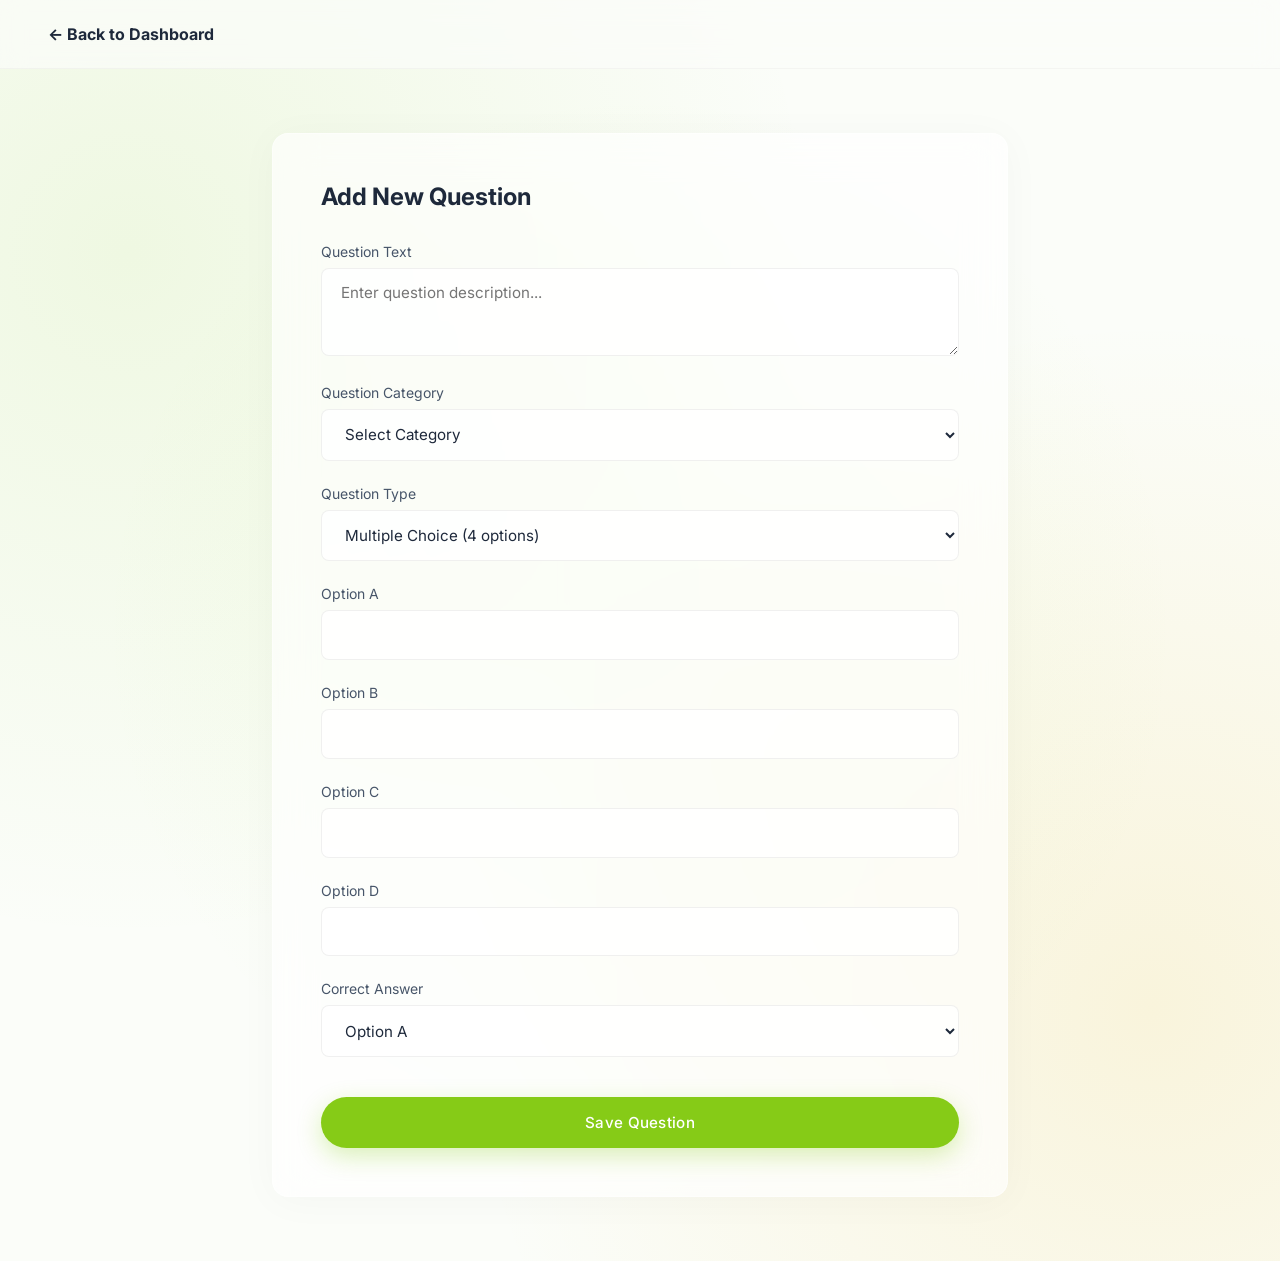
<file: add_question.html>
<!DOCTYPE html>
<html lang="en">

<head>
    <meta charset="UTF-8">
    <meta name="viewport" content="width=device-width, initial-scale=1.0">
    <title>Add Question - Online Subject Examination</title>
    <link rel="stylesheet" href="index.css?v=6">
    <link href="https://fonts.googleapis.com/css2?family=Inter:wght@400;600;700;800&display=swap" rel="stylesheet">
</head>

<body>
    <nav>
        <div class="logo-group">
            <a href="teacher_dashboard.html"
                style="color: var(--text-primary); text-decoration: none; font-weight: 700;">← Back to
                Dashboard</a>
        </div>
    </nav>

    <main class="container" style="max-width: 800px;">
        <div class="glass auth-card" style="max-width: 100%; margin: 2rem 0;">
            <h2 style="margin-bottom: 2rem;">Add New Question</h2>

            <form id="questionForm">
                <div class="form-group">
                    <label>Question Text</label>
                    <textarea id="questionText" class="form-control" rows="3"
                        placeholder="Enter question description..." required></textarea>
                </div>

                <div class="form-group">
                    <label>Question Category</label>
                    <select id="questionCategory" class="form-control" required>
                        <option value="" disabled selected>Select Category</option>
                        <option value="STEM">STEM (Teachers)</option>
                        <option value="ASA">ASA (Students)</option>
                    </select>
                </div>

                <div class="form-group">
                    <label>Question Type</label>
                    <select id="questionType" class="form-control" onchange="toggleInputs()">
                        <option value="mcq">Multiple Choice (4 options)</option>
                        <option value="boolean">Yes / No</option>
                    </select>
                </div>

                <div id="optionsContainer">
                    <div class="form-group">
                        <label>Option A</label>
                        <input type="text" class="form-control opt" id="optA" required>
                    </div>
                    <div class="form-group">
                        <label>Option B</label>
                        <input type="text" class="form-control opt" id="optB" required>
                    </div>
                    <div class="form-group">
                        <label>Option C</label>
                        <input type="text" class="form-control opt" id="optC" required>
                    </div>
                    <div class="form-group">
                        <label>Option D</label>
                        <input type="text" class="form-control opt" id="optD" required>
                    </div>
                </div>

                <div class="form-group">
                    <label>Correct Answer</label>
                    <select id="correctAnswer" class="form-control" required>
                        <!-- Options populated via JS -->
                    </select>
                </div>

                <button type="submit" class="btn btn-primary" style="width: 100%; padding: 1rem; margin-top: 1rem;">Save
                    Question</button>
            </form>
        </div>
    </main>

    <script>
        const currentUser = JSON.parse(localStorage.getItem('currentUser'));
        const form = document.getElementById('questionForm');
        const typeSelect = document.getElementById('questionType');
        const correctSelect = document.getElementById('correctAnswer');
        const container = document.getElementById('optionsContainer');

        function toggleInputs() {
            if (typeSelect.value === 'boolean') {
                container.style.display = 'none';
                document.querySelectorAll('.opt').forEach(i => i.required = false);
                correctSelect.innerHTML = `
                    <option value="Yes">Yes</option>
                    <option value="No">No</option>
                `;
            } else {
                container.style.display = 'block';
                document.querySelectorAll('.opt').forEach(i => i.required = true);
                correctSelect.innerHTML = `
                    <option value="A">Option A</option>
                    <option value="B">Option B</option>
                    <option value="C">Option C</option>
                    <option value="D">Option D</option>
                `;
            }
        }

        const editId = localStorage.getItem('editQuestionId');
        if (editId) {
            document.querySelector('h2').textContent = 'Edit Question';
            const questions = JSON.parse(localStorage.getItem('questions') || '[]');
            const q = questions.find(q => q.id == editId);
            if (q) {
                document.getElementById('questionText').value = q.text;
                document.getElementById('questionCategory').value = q.category || '';
                typeSelect.value = q.type;
                toggleInputs();
                if (q.type === 'mcq') {
                    document.getElementById('optA').value = q.options.A;
                    document.getElementById('optB').value = q.options.B;
                    document.getElementById('optC').value = q.options.C;
                    document.getElementById('optD').value = q.options.D;
                }
                correctSelect.value = q.correct;
            }
        }

        form.addEventListener('submit', (e) => {
            e.preventDefault();
            let questions = JSON.parse(localStorage.getItem('questions') || '[]');

            const questionData = {
                id: editId ? parseInt(editId) : Date.now(),
                text: document.getElementById('questionText').value,
                category: document.getElementById('questionCategory').value,
                type: typeSelect.value,
                correct: correctSelect.value,
                options: typeSelect.value === 'mcq' ? {
                    A: document.getElementById('optA').value,
                    B: document.getElementById('optB').value,
                    C: document.getElementById('optC').value,
                    D: document.getElementById('optD').value
                } : null
            };

            if (editId) {
                questions = questions.map(q => q.id == editId ? questionData : q);
                localStorage.removeItem('editQuestionId');
            } else {
                questions.push(questionData);
            }

            localStorage.setItem('questions', JSON.stringify(questions));
            alert('Question saved!');
            window.location.href = currentUser.role === 'admin' ? 'admin_dashboard.html' : 'teacher_dashboard.html';
        });

        toggleInputs(); // Initial call
    </script>
</body>

</html>
</file>
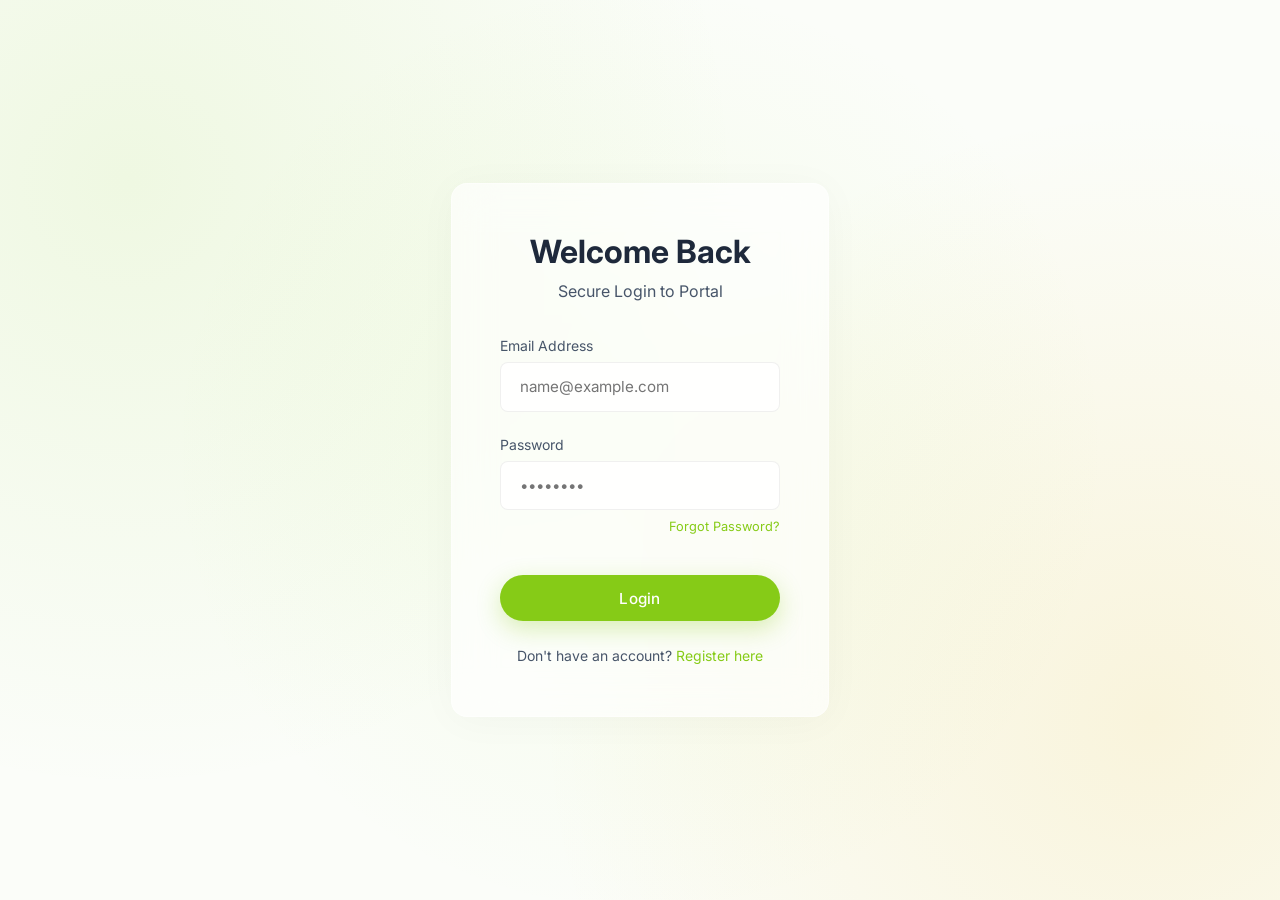
<file: admin_dashboard.html>
<!DOCTYPE html>
<html lang="en">

<head>
    <meta charset="UTF-8">
    <meta name="viewport" content="width=device-width, initial-scale=1.0">
    <title>Admin Dashboard - Online Subject Examination</title>
    <link rel="stylesheet" href="index.css?v=6">
    <link href="https://fonts.googleapis.com/css2?family=Inter:wght@400;600;700;800&display=swap" rel="stylesheet">
</head>

<body>
    <nav>
        <div class="logo-group">
            <span style="font-weight: 800; font-size: 1.25rem;">ADMIN <span
                    style="color: var(--primary);">CONTROL</span></span>
        </div>
        <div class="nav-links">
            <span id="adminName" style="margin-right: 1.5rem; color: var(--text-secondary);"></span>
            <button onclick="logout()" class="btn btn-outline" style="padding: 0.5rem 1.2rem;">Logout</button>
        </div>
    </nav>

    <main class="container">
        <header style="margin-bottom: 3rem; display: flex; justify-content: space-between; align-items: flex-end;">
            <div>
                <h1>System Overview</h1>
                <p>Monitor performance, manage users, and curate questions.</p>
            </div>
            <div style="display: flex; gap: 1rem;">
                <a href="ai_generator.html" class="btn btn-primary"
                    style="background: var(--text-primary); color: white;">✨ AI Generator</a>
                <a href="add_question.html" class="btn btn-primary">+ New Question</a>
            </div>
        </header>

        <!-- System Stats -->
        <div class="stats-grid" style="grid-template-columns: repeat(4, 1fr);">
            <div class="glass stat-card">
                <span class="stat-value" id="statUsers">0</span>
                <span class="stat-label">Total Users</span>
            </div>
            <div class="glass stat-card">
                <span class="stat-value" id="statQuestions">0</span>
                <span class="stat-label">Total Questions</span>
            </div>
            <div class="glass stat-card">
                <span class="stat-value" id="statAvgScore">0%</span>
                <span class="stat-label">Avg. Score</span>
            </div>
            <div class="glass stat-card" style="border-color: var(--success);">
                <span class="stat-value" id="statPassRate" style="color: var(--success);">0%</span>
                <span class="stat-label">Pass Rate</span>
            </div>
        </div>

        <!-- Admin Tabs -->
        <div style="margin-top: 4rem;">
            <div style="display: flex; gap: 2rem; border-bottom: 1px solid var(--glass-border); margin-bottom: 2rem;">
                <button onclick="showTab('users')" class="tab-btn active" id="tabUsers">User Management</button>
                <button onclick="showTab('questions')" class="tab-btn" id="tabQuestions">Question Repository</button>
                <button onclick="showTab('results')" class="tab-btn" id="tabResults">Exam Performance</button>
            </div>

            <!-- Users Tab -->
            <div id="usersSection" class="tab-content">
                <div id="usersList" style="display: grid; gap: 1rem;"></div>
            </div>

            <!-- Questions Tab -->
            <div id="questionsSection" class="tab-content" style="display: none;">
                <div id="questionsList" style="display: grid; gap: 1rem;"></div>
            </div>

            <!-- Results Tab -->
            <div id="resultsSection" class="tab-content" style="display: none;">
                <div id="resultsList" style="display: grid; gap: 1rem;"></div>
            </div>
        </div>
    </main>

    <style>
        .tab-btn {
            background: none;
            border: none;
            color: var(--text-secondary);
            padding: 1rem 0;
            font-weight: 600;
            cursor: pointer;
            transition: var(--transition);
            border-bottom: 2px solid transparent;
        }

        .tab-btn.active {
            color: var(--primary);
            border-bottom-color: var(--primary);
        }

        .action-btn {
            padding: 0.4rem 0.8rem;
            font-size: 0.75rem;
            border-radius: 6px;
        }

        .delete-btn {
            color: var(--error);
            border: 1px solid rgba(239, 68, 68, 0.2);
        }

        .delete-btn:hover {
            background: rgba(239, 68, 68, 0.1);
        }
    </style>

    <script>
        const currentUser = JSON.parse(localStorage.getItem('currentUser'));
        if (!currentUser || currentUser.role !== 'admin') window.location.href = 'login.html';
        document.getElementById('adminName').textContent = `Admin: ${currentUser.name}`;

        function showTab(tab) {
            document.querySelectorAll('.tab-content').forEach(t => t.style.display = 'none');
            document.querySelectorAll('.tab-btn').forEach(b => b.classList.remove('active'));
            document.getElementById(tab + 'Section').style.display = 'block';
            document.getElementById('tab' + tab.charAt(0).toUpperCase() + tab.slice(1)).classList.add('active');
            renderData(tab);
        }

        function renderData(tab) {
            const users = JSON.parse(localStorage.getItem('users') || '[]');
            const questions = JSON.parse(localStorage.getItem('questions') || '[]');
            const results = JSON.parse(localStorage.getItem('results') || '[]'); // Assuming we store global results

            if (tab === 'users') {
                document.getElementById('usersList').innerHTML = users.map(u => `
                    <div class="glass" style="padding: 1.25rem; display: flex; justify-content: space-between; align-items: center;">
                        <div>
                            <span style="font-weight: 600;">${u.name}</span>
                            <span style="margin-left: 1rem; color: var(--text-secondary); font-size: 0.875rem;">${u.email}</span>
                            <span class="glass" style="margin-left: 1rem; padding: 0.2rem 0.5rem; font-size: 0.7rem; text-transform: uppercase;">${u.role}</span>
                        </div>
                        <button onclick="deleteUser('${u.email}')" class="btn delete-btn action-btn">Delete Account</button>
                    </div>
                `).join('') || '<p>No users registered.</p>';
            }

            if (tab === 'questions') {
                document.getElementById('questionsList').innerHTML = questions.map((q, i) => `
                    <div class="glass" style="padding: 1.25rem; display: flex; justify-content: space-between; align-items: center;">
                        <div style="flex: 1; margin-right: 2rem;">
                            <div style="font-weight: 600;">${q.text}</div>
                            <div style="font-size: 0.8rem; color: var(--text-secondary); margin-top: 0.25rem;">Type: ${q.type.toUpperCase()} | Cat: ${q.category || 'N/A'} | Correct: ${q.correct}</div>
                        </div>
                        <div style="display: flex; gap: 0.5rem;">
                            <button onclick="editQuestion(${q.id})" class="btn btn-outline action-btn">Edit</button>
                            <button onclick="deleteQuestion(${q.id})" class="btn delete-btn action-btn">Delete</button>
                        </div>
                    </div>
                `).join('') || '<p>No questions found.</p>';
            }

            if (tab === 'results') {
                // For demo, let's assume we store results in a global 'allResults' array
                const allResults = JSON.parse(localStorage.getItem('allResults') || '[]');
                document.getElementById('resultsList').innerHTML = allResults.map(r => `
                    <div class="glass" style="padding: 1.25rem; display: flex; justify-content: space-between; align-items: center;">
                        <div>
                            <div style="font-weight: 600;">${r.studentName}</div>
                            <div style="font-size: 0.8rem; color: var(--text-secondary);">${r.course} | ${r.date}</div>
                        </div>
                        <div style="text-align: right;">
                            <div style="font-weight: 700; color: ${r.score >= 24 ? 'var(--success)' : 'var(--error)'}">${r.score}/60</div>
                            <div style="font-size: 0.75rem; color: var(--text-secondary);">${r.percentage}%</div>
                        </div>
                    </div>
                `).join('') || '<p>No exam results recorded yet.</p>';
            }

            // Update Stats
            document.getElementById('statUsers').textContent = users.length;
            document.getElementById('statQuestions').textContent = questions.length;

            const allResults = JSON.parse(localStorage.getItem('allResults') || '[]');
            if (allResults.length > 0) {
                const avg = allResults.reduce((acc, r) => acc + parseFloat(r.percentage), 0) / allResults.length;
                document.getElementById('statAvgScore').textContent = avg.toFixed(1) + '%';
                const passCount = allResults.filter(r => r.score >= 24).length;
                document.getElementById('statPassRate').textContent = ((passCount / allResults.length) * 100).toFixed(1) + '%';
            }
        }

        function deleteUser(email) {
            if (confirm('Permanently delete this user?')) {
                let users = JSON.parse(localStorage.getItem('users') || '[]');
                users = users.filter(u => u.email !== email);
                localStorage.setItem('users', JSON.stringify(users));
                renderData('users');
            }
        }

        function deleteQuestion(id) {
            if (confirm('Permanently delete this question?')) {
                let questions = JSON.parse(localStorage.getItem('questions') || '[]');
                questions = questions.filter(q => q.id !== id);
                localStorage.setItem('questions', JSON.stringify(questions));
                renderData('questions');
            }
        }

        function editQuestion(id) {
            localStorage.setItem('editQuestionId', id);
            window.location.href = 'add_question.html';
        }

        function logout() {
            localStorage.removeItem('currentUser');
            window.location.href = 'login.html';
        }

        renderData('users');
    </script>
</body>

</html>
</file>
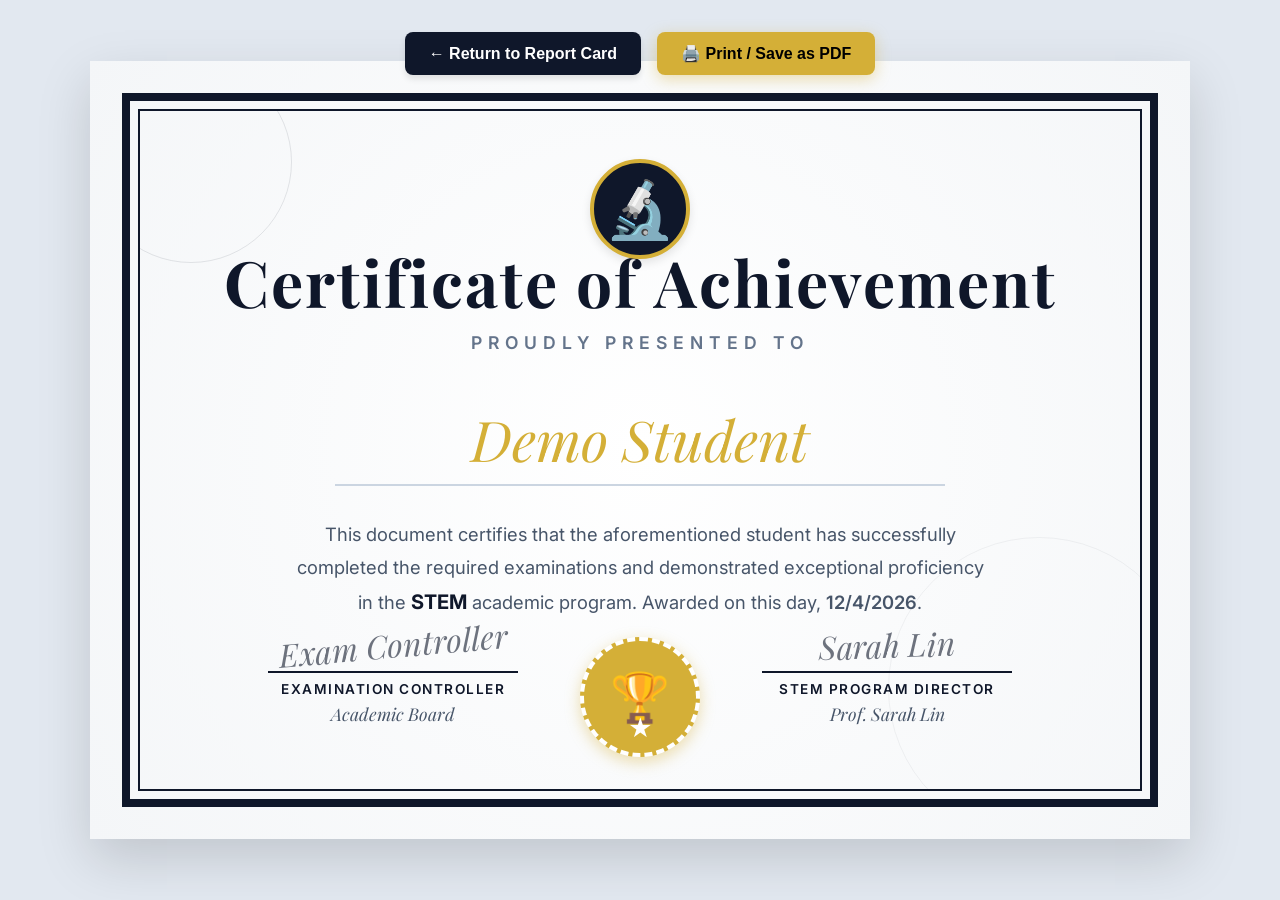
<file: certificate.html>
<!DOCTYPE html>
<html lang="en">

<head>
    <meta charset="UTF-8">
    <meta name="viewport" content="width=device-width, initial-scale=1.0">
    <title>Certificate - Online Subject Examination</title>
    <link
        href="https://fonts.googleapis.com/css2?family=Playfair+Display:ital,wght@0,400;0,700;1,400&family=Inter:wght@400;500;600&display=swap"
        rel="stylesheet">
    <style>
        * {
            margin: 0;
            padding: 0;
            box-sizing: border-box;
        }

        body {
            font-family: 'Inter', sans-serif;
            background: #e2e8f0;
            display: flex;
            justify-content: center;
            align-items: center;
            min-height: 100vh;
            padding: 2rem;
        }

        .cert-container {
            background: white;
            width: 100%;
            max-width: 1100px;
            aspect-ratio: 1.414 / 1;
            /* roughly A4 landscape */
            padding: 2rem;
            position: relative;
            box-shadow: 0 20px 50px rgba(0, 0, 0, 0.15);
            background-color: #fcfcfc;
            background-image: radial-gradient(circle at center, #ffffff 0%, #f4f6f8 100%);
        }

        .cert-border {
            border: 8px solid #0f172a;
            padding: 8px;
            height: 100%;
            position: relative;
        }

        .cert-inner {
            border: 2px solid #0f172a;
            height: 100%;
            padding: 4rem;
            text-align: center;
            display: flex;
            flex-direction: column;
            justify-content: center;
            position: relative;
            overflow: hidden;
        }

        /* Decorative Background Elements */
        .cert-inner::before {
            content: '';
            position: absolute;
            top: -50px;
            left: -50px;
            width: 200px;
            height: 200px;
            border: 1px solid rgba(15, 23, 42, 0.1);
            border-radius: 50%;
        }

        .cert-inner::after {
            content: '';
            position: absolute;
            bottom: -50px;
            right: -50px;
            width: 300px;
            height: 300px;
            border: 1px solid rgba(15, 23, 42, 0.05);
            border-radius: 50%;
        }

        .logo-area {
            position: absolute;
            top: 3rem;
            left: 0;
            width: 100%;
            display: flex;
            justify-content: center;
        }

        #certLogo {
            font-size: 3.5rem;
            background: #0f172a;
            color: white;
            width: 100px;
            height: 100px;
            border-radius: 50%;
            display: flex;
            align-items: center;
            justify-content: center;
            border: 4px solid #d4af37;
            box-shadow: 0 4px 10px rgba(0, 0, 0, 0.1);
            z-index: 10;
        }

        h1.cert-title {
            font-family: 'Playfair Display', serif;
            font-size: 4rem;
            color: #0f172a;
            margin-top: 4rem;
            margin-bottom: 0.5rem;
            letter-spacing: 2px;
        }

        .cert-subtitle {
            font-size: 1.1rem;
            color: #64748b;
            text-transform: uppercase;
            letter-spacing: 6px;
            margin-bottom: 2rem;
            font-weight: 600;
        }

        .student-name {
            font-family: 'Playfair Display', serif;
            font-size: 3.5rem;
            color: #d4af37;
            border-bottom: 2px solid #cbd5e1;
            padding-bottom: 0.5rem;
            margin: 1rem auto 2rem;
            width: 70%;
            font-style: italic;
        }

        .cert-awarded {
            font-size: 1.15rem;
            color: #475569;
            line-height: 1.8;
            width: 80%;
            margin: 0 auto;
        }

        .cert-course {
            font-weight: 700;
            color: #0f172a;
            font-size: 1.25rem;
        }

        .signatures {
            margin-top: auto;
            display: flex;
            justify-content: space-between;
            align-items: flex-end;
            padding: 0 4rem;
            position: relative;
            z-index: 2;
        }

        .sig-block {
            text-align: center;
            width: 250px;
        }

        .sig-line {
            border-bottom: 2px solid #0f172a;
            height: 50px;
            margin-bottom: 0.5rem;
            position: relative;
        }

        .sig-font {
            position: absolute;
            bottom: 5px;
            left: 50%;
            transform: translateX(-50%);
            font-family: 'Playfair Display', serif;
            font-style: italic;
            font-size: 2rem;
            color: rgba(15, 23, 42, 0.6);
            white-space: nowrap;
        }

        .sig-title {
            font-weight: 600;
            font-size: 0.85rem;
            color: #0f172a;
            text-transform: uppercase;
            letter-spacing: 1.5px;
        }

        .sig-name {
            font-family: 'Playfair Display', serif;
            color: #475569;
            font-style: italic;
            font-size: 1.1rem;
            margin-top: 0.3rem;
        }

        .seal {
            position: absolute;
            bottom: 2rem;
            left: 50%;
            transform: translateX(-50%);
            width: 120px;
            height: 120px;
            background: #d4af37;
            border-radius: 50%;
            display: flex;
            align-items: center;
            justify-content: center;
            color: white;
            font-size: 3rem;
            box-shadow: 0 5px 15px rgba(212, 175, 55, 0.4);
            border: 4px dashed white;
            z-index: 1;
        }

        .seal::after {
            content: '★';
            position: absolute;
            font-size: 1.5rem;
            bottom: 10px;
        }

        /* Web Controls */
        .controls {
            position: fixed;
            top: 2rem;
            display: flex;
            gap: 1rem;
            z-index: 100;
        }

        button {
            padding: 0.75rem 1.5rem;
            background: #0f172a;
            color: white;
            border: none;
            border-radius: 8px;
            font-weight: 600;
            cursor: pointer;
            box-shadow: 0 4px 6px rgba(0, 0, 0, 0.1);
            font-size: 1rem;
            transition: all 0.2s;
        }

        button:hover {
            background: #1e293b;
            transform: translateY(-2px);
        }

        @media print {
            body {
                background: white;
                padding: 0;
                align-items: flex-start;
                justify-content: flex-start;
            }

            .cert-container {
                box-shadow: none;
                max-width: 100%;
                width: 297mm;
                /* A4 landscape width */
                height: 210mm;
                /* A4 landscape height */
                margin: 0;
                background-color: white !important;
                -webkit-print-color-adjust: exact;
                color-adjust: exact;
            }

            .controls {
                display: none;
            }

            @page {
                size: A4 landscape;
                margin: 0;
            }
        }
    </style>
</head>

<body>

    <div class="controls">
        <button onclick="window.history.back()">← Return to Report Card</button>
        <button onclick="window.print()"
            style="background: #d4af37; color: black; box-shadow: 0 4px 15px rgba(212, 175, 55, 0.4);">🖨️ Print / Save
            as PDF</button>
    </div>

    <div class="cert-container" id="certDOM">
        <div class="cert-border">
            <div class="cert-inner">
                <div class="logo-area">
                    <div id="certLogo">🔬</div>
                </div>

                <h1 class="cert-title">Certificate of Achievement</h1>
                <div class="cert-subtitle">PROUDLY PRESENTED TO</div>

                <div class="student-name" id="studentName">Student Name</div>

                <div class="cert-awarded">
                    This document certifies that the aforementioned student has successfully completed the required
                    examinations and demonstrated exceptional proficiency in the
                    <span class="cert-course" id="courseName">STEM</span>
                    academic program. Awarded on this day, <span id="awardDate" style="font-weight: 600;"></span>.
                </div>

                <div class="seal" id="sealIcon">🏆</div>

                <div class="signatures">
                    <div class="sig-block">
                        <div class="sig-line">
                            <span class="sig-font" style="transform: translateX(-50%) rotate(-5deg);">Exam
                                Controller</span>
                        </div>
                        <div class="sig-title">Examination Controller</div>
                        <div class="sig-name">Academic Board</div>
                    </div>
                    <div class="sig-block" id="directorSigBlock">
                        <div class="sig-line">
                            <span class="sig-font" id="sigSignature"
                                style="transform: translateX(-50%) rotate(-2deg);">Director</span>
                        </div>
                        <div class="sig-title" id="directorTitle">Program Director</div>
                        <div class="sig-name" id="directorName">Official Name</div>
                    </div>
                </div>

            </div>
        </div>
    </div>

    <script>
        // Fetch User and Result
        const user = JSON.parse(localStorage.getItem('currentUser')) || { name: 'Demo Student', course: 'STEM' };
        const result = JSON.parse(localStorage.getItem('lastResult')) || { date: new Date().toLocaleDateString() };

        document.getElementById('studentName').textContent = user.name;
        document.getElementById('courseName').textContent = user.course || 'GENERAL PROGRAM';
        document.getElementById('awardDate').textContent = result.date || new Date().toLocaleDateString();

        // Custom Logic based on Program
        const course = (user.course || 'STEM').toUpperCase();

        if (course === 'ASA') {
            document.getElementById('certLogo').innerHTML = '🚀';
            document.getElementById('sealIcon').innerHTML = '⭐';
            document.getElementById('directorName').textContent = 'Dr. Robert Jenkins';
            document.getElementById('directorTitle').textContent = 'ASA Program Director';
            document.getElementById('sigSignature').textContent = 'R. Jenkins';
        } else {
            // STEM or Default
            document.getElementById('certLogo').innerHTML = '🔬';
            document.getElementById('sealIcon').innerHTML = '🏆';
            document.getElementById('directorName').textContent = 'Prof. Sarah Lin';
            document.getElementById('directorTitle').textContent = 'STEM Program Director';
            document.getElementById('sigSignature').textContent = 'Sarah Lin';
        }
    </script>
</body>

</html>
</file>
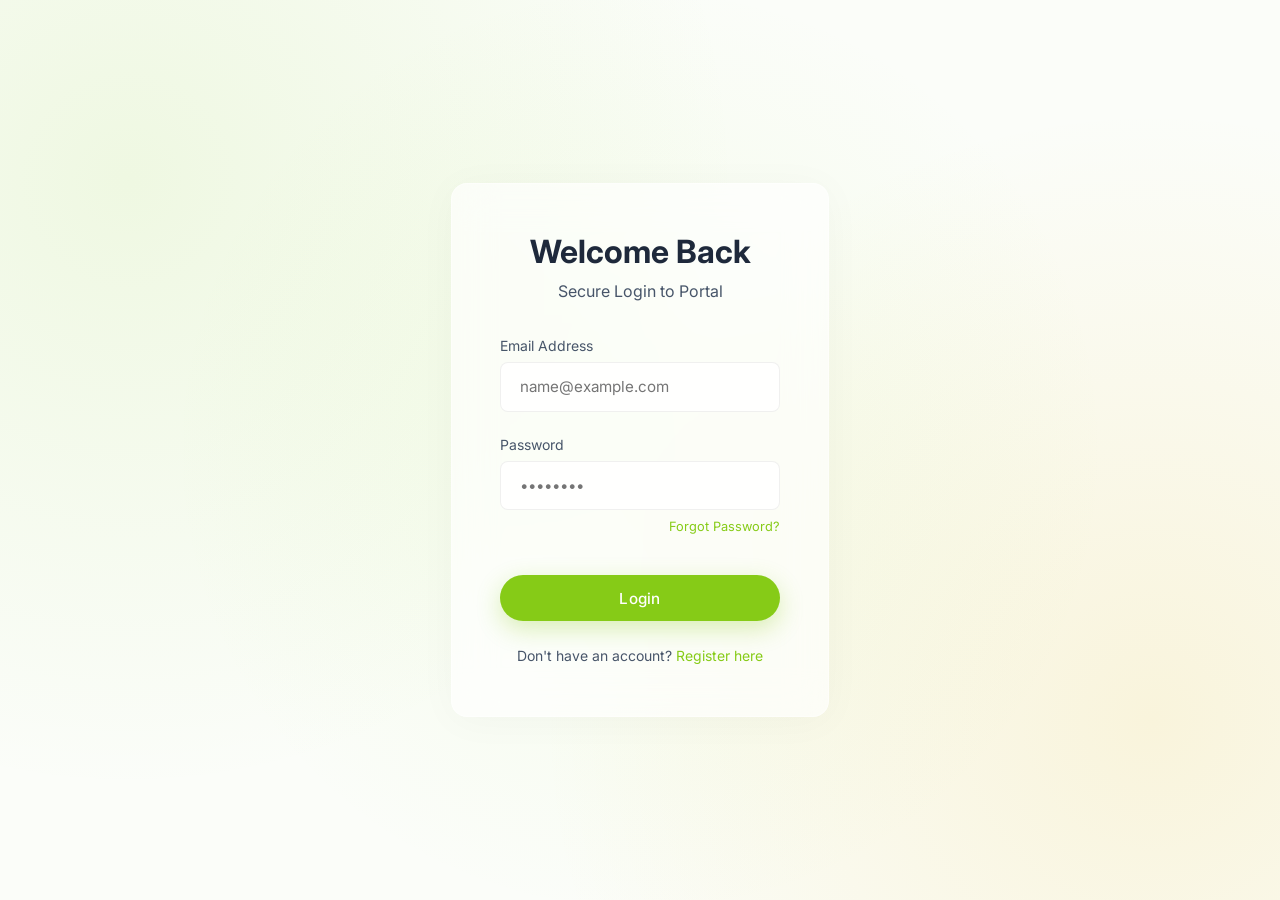
<file: dashboard.html>
<!DOCTYPE html>
<html lang="en">

<head>
    <meta charset="UTF-8">
    <meta name="viewport" content="width=device-width, initial-scale=1.0">
    <title>Exam Dashboard - Online Subject Examination</title>
    <link rel="stylesheet" href="index.css?v=6">
    <link href="https://fonts.googleapis.com/css2?family=Inter:wght@400;600;700;800&display=swap" rel="stylesheet">
</head>

<body>
    <nav>
        <div class="logo-group">
            <span id="programName" style="font-weight: 700; font-size: 1.25rem;">Exam <span
                    style="color: var(--primary);">Portal</span></span>
        </div>
        <div class="nav-links">
            <span id="userName" style="margin-right: 1.5rem; color: var(--text-secondary);"></span>
            <button onclick="logout()" class="btn btn-outline" style="padding: 0.5rem 1.2rem;">Logout</button>
        </div>
    </nav>

    <main class="container">
        <header style="margin-bottom: 3rem;">
            <h1>Welcome to Your Exam Portal</h1>
            <p>Ready to start your 60-minute subject examination?</p>
        </header>

        <div class="glass" style="padding: 3rem; text-align: center; max-width: 800px; margin: 0 auto;">
            <h2 style="font-size: 2.5rem; margin-bottom: 1rem;">Final Examination</h2>
            <div style="display: flex; gap: 2rem; justify-content: center; margin: 2rem 0;">
                <div>
                    <div style="font-weight: 700; color: var(--accent-blue);">60</div>
                    <div style="font-size: 0.8rem; color: var(--text-secondary);">QUESTIONS</div>
                </div>
                <div>
                    <div style="font-weight: 700; color: var(--accent-blue);">60</div>
                    <div style="font-size: 0.8rem; color: var(--text-secondary);">MINUTES</div>
                </div>
                <div>
                    <div style="font-weight: 700; color: var(--accent-blue);">60</div>
                    <div style="font-size: 0.8rem; color: var(--text-secondary);">MARKS</div>
                </div>
            </div>

            <p style="margin-bottom: 2rem; color: var(--text-secondary);">
                Please ensure you have a stable internet connection. The exam will auto-submit once the timer reaches
                zero.
            </p>

            <div style="display: flex; gap: 1rem; justify-content: center; margin-top: 1rem;">
                <button onclick="checkAndStart()" class="btn btn-primary"
                    style="padding: 1.5rem 4rem; font-size: 1.25rem;">Start Test Now</button>

                <a href="student_ai.html" class="btn btn-outline"
                    style="padding: 1.5rem 3rem; font-size: 1.25rem; font-weight: 700; background: var(--text-primary); color: white; border: none;">✨
                    AI Study Agent</a>
            </div>
        </div>
    </main>

    <script>
        const user = JSON.parse(localStorage.getItem('currentUser'));
        if (!user || (user.role !== 'student' && user.role !== 'teacher')) window.location.href = 'login.html';

        document.getElementById('userName').textContent = `Hello, ${user.name}`;

        const programNameEl = document.getElementById('programName');
        if (user.role === 'teacher') {
            programNameEl.innerHTML = 'STEM Program <span style="color: var(--primary);">for Teachers</span>';
        } else {
            programNameEl.innerHTML = 'ASA Program <span style="color: var(--primary);">for Students</span>';
        }

        function checkAndStart() {
            const allQuestions = JSON.parse(localStorage.getItem('questions') || '[]');
            const relevantCategory = user.role === 'teacher' ? 'STEM' : 'ASA';
            const questions = allQuestions.filter(q => q.category === relevantCategory);

            if (questions.length < 1) {
                alert('No questions available for your program in the database yet. Please contact your administrator.');
            } else {
                if (confirm('Are you sure you want to start the 60-minute test?')) {
                    window.location.href = 'test.html';
                }
            }
        }

        function logout() {
            localStorage.removeItem('currentUser');
            window.location.href = 'login.html';
        }
    </script>
</body>

</html>
</file>
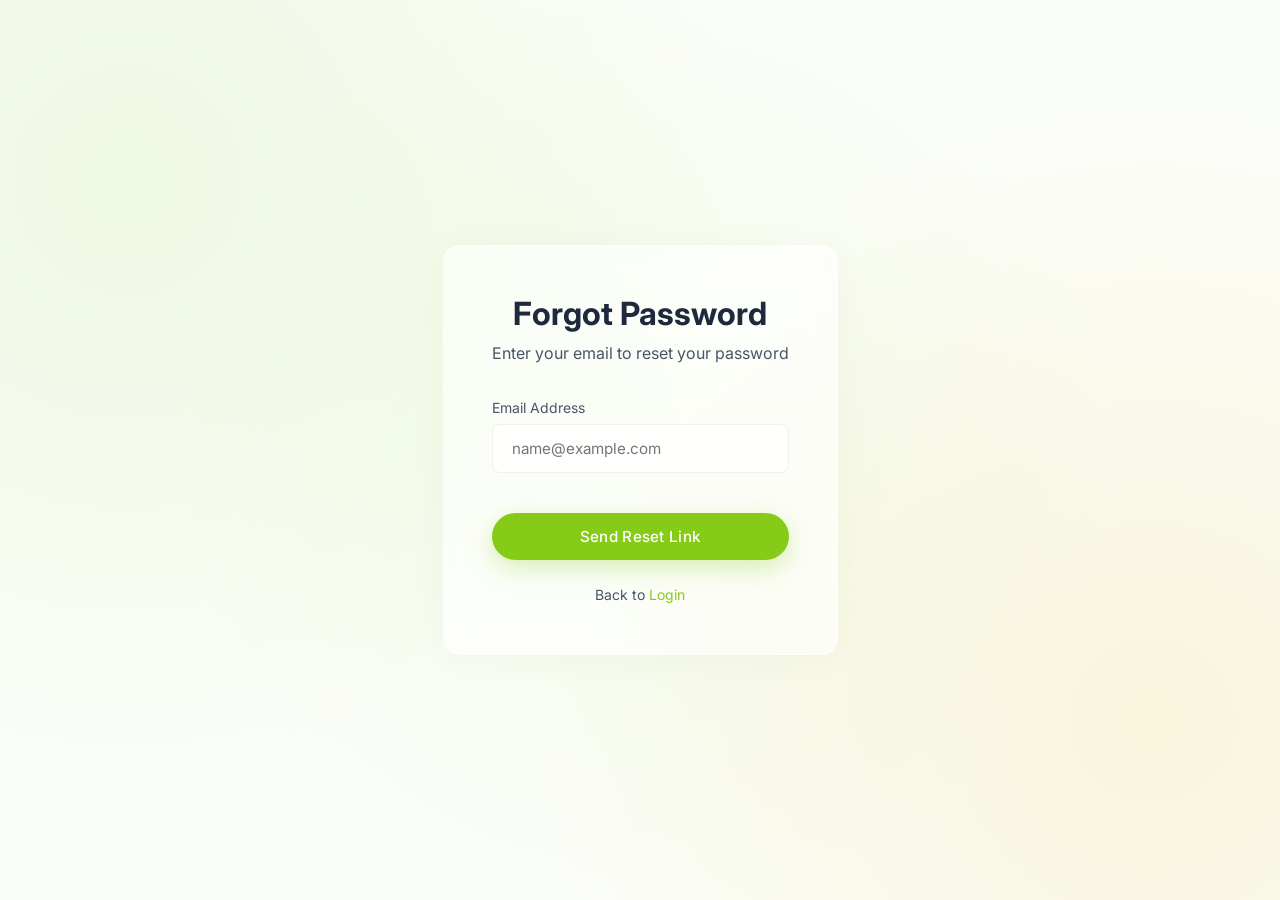
<file: forgot_password.html>
<!DOCTYPE html>
<html lang="en">

<head>
    <meta charset="UTF-8">
    <meta name="viewport" content="width=device-width, initial-scale=1.0">
    <title>Forgot Password - Online Subject Examination</title>
    <link rel="stylesheet" href="index.css?v=6">
    <link href="https://fonts.googleapis.com/css2?family=Inter:wght@400;600;700;800&display=swap" rel="stylesheet">
</head>

<body>
    <div class="container" style="display: flex; justify-content: center; align-items: center; min-height: 100vh;">
        <div class="glass auth-card">
            <h2 style="font-size: 2rem; margin-bottom: 0.5rem; text-align: center;">Forgot Password</h2>
            <p style="text-align: center; margin-bottom: 2rem;">Enter your email to reset your password</p>

            <form id="forgotForm">
                <div class="form-group">
                    <label for="email">Email Address</label>
                    <input type="email" id="email" class="form-control" placeholder="name@example.com" required>
                </div>
                <button type="submit" class="btn btn-primary" style="width: 100%; margin-top: 1rem;">Send Reset
                    Link</button>
            </form>

            <div id="status-message" style="margin-top: 1.5rem; text-align: center; display: none;">
                <p id="statusText" style="padding: 10px; border-radius: 8px;"></p>
                <div id="simulatedLink"
                    style="margin-top: 15px; display: none; padding: 15px; background: rgba(255, 255, 255, 0.1); border-radius: 8px; border: 1px dashed var(--primary);">
                    <p style="font-size: 0.8rem; margin-bottom: 10px;">Simulation: Secure link sent to your email</p>
                    <a id="resetBtn" href="#" class="btn btn-primary"
                        style="text-decoration: none; display: inline-block;">Reset Password Now</a>
                    <p style="font-size: 0.75rem; margin-top: 10px; color: #aaa;">This link will expire in 15 minutes.
                    </p>
                </div>
            </div>

            <p style="text-align: center; margin-top: 1.5rem; font-size: 0.875rem;">
                Back to <a href="login.html" style="color: var(--primary); text-decoration: none;">Login</a>
            </p>
        </div>
    </div>

    <script>
        document.getElementById('forgotForm').addEventListener('submit', (e) => {
            e.preventDefault();
            const email = document.getElementById('email').value;
            const users = JSON.parse(localStorage.getItem('users') || '[]');
            const user = users.find(u => u.email === email);

            const statusDiv = document.getElementById('status-message');
            const statusText = document.getElementById('statusText');
            const simulatedLink = document.getElementById('simulatedLink');
            const resetBtn = document.getElementById('resetBtn');

            statusDiv.style.display = 'block';

            if (user) {
                // Generate secure token
                const token = btoa(Math.random().toString(36).substring(2) + Date.now());
                const expiry = Date.now() + (15 * 60 * 1000); // 15 mins expiry

                // Store token in "database" (localStorage)
                const resetTokens = JSON.parse(localStorage.getItem('passwordResetTokens') || '{}');
                resetTokens[token] = { email, expiry };
                localStorage.setItem('passwordResetTokens', JSON.stringify(resetTokens));

                statusText.style.backgroundColor = 'rgba(16, 185, 129, 0.1)';
                statusText.style.color = 'var(--success)';
                statusText.innerText = 'If an account exists for this email, you will receive a reset link shortly.';

                simulatedLink.style.display = 'block';
                resetBtn.href = `reset_password.html?token=${token}`;

                // Hide form to emphasize "email sent" state
                document.getElementById('forgotForm').style.display = 'none';
            } else {
                statusText.style.backgroundColor = 'rgba(239, 68, 68, 0.1)';
                statusText.style.color = 'var(--error)';
                statusText.innerText = 'Email address not found!';
                simulatedLink.style.display = 'none';
            }
        });
    </script>
</body>

</html>
</file>
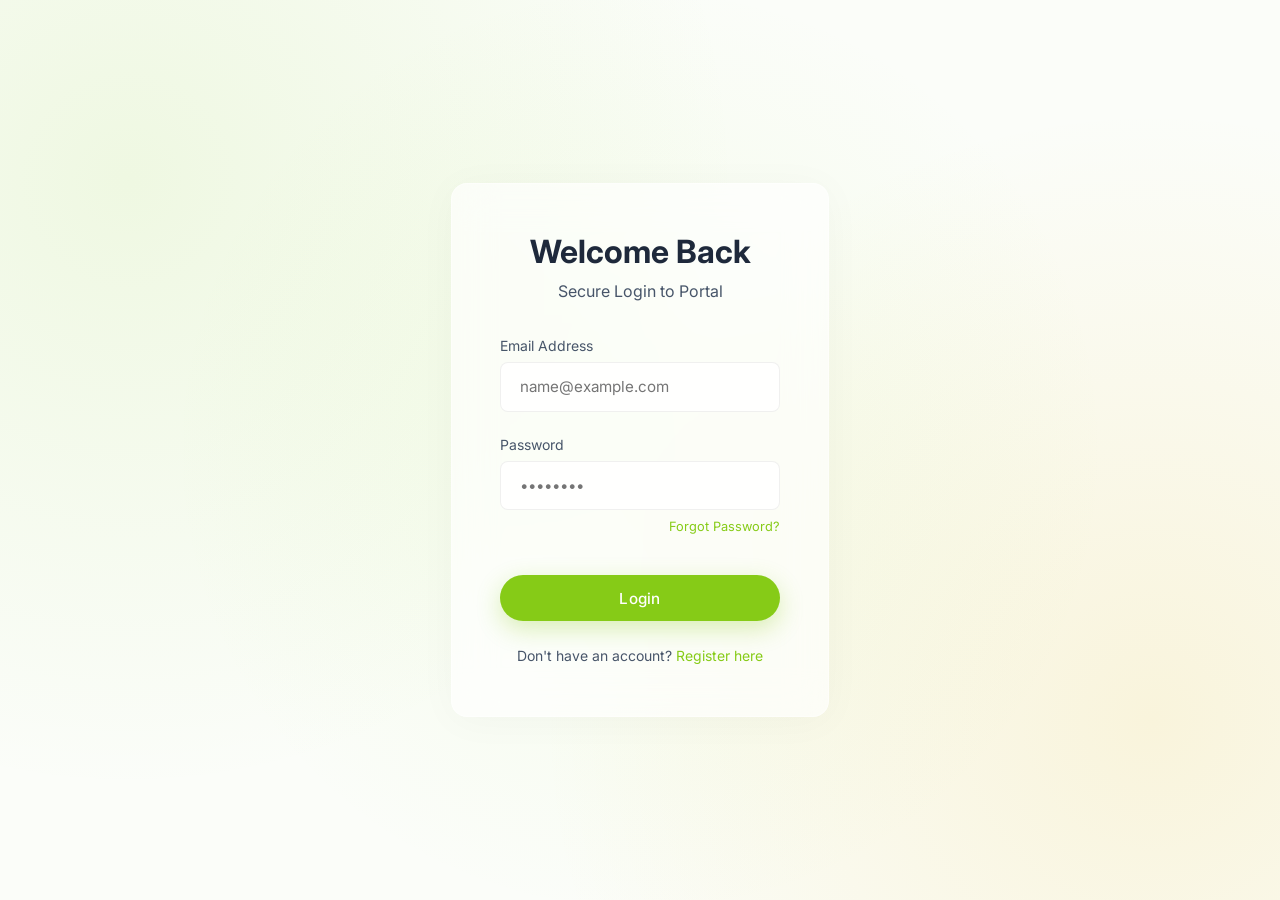
<file: login.html>
<!DOCTYPE html>
<html lang="en">

<head>
    <meta charset="UTF-8">
    <meta name="viewport" content="width=device-width, initial-scale=1.0">
    <title>Login - Online Subject Examination</title>
    <link rel="stylesheet" href="index.css?v=6">
    <link href="https://fonts.googleapis.com/css2?family=Inter:wght@400;600;700;800&display=swap" rel="stylesheet">
</head>

<body>
    <div class="container" style="display: flex; justify-content: center; align-items: center; min-height: 100vh;">
        <div class="glass auth-card">
            <h2 style="font-size: 2rem; margin-bottom: 0.5rem; text-align: center;">Welcome Back</h2>
            <p style="text-align: center; margin-bottom: 2rem;">Secure Login to Portal</p>

            <form id="loginForm">
                <div class="form-group">
                    <label for="email">Email Address</label>
                    <input type="email" id="email" class="form-control" placeholder="name@example.com" required>
                </div>
                <div class="form-group">
                    <label for="password">Password</label>
                    <input type="password" id="password" class="form-control" placeholder="••••••••" required>
                    <div style="text-align: right; margin-top: 5px;">
                        <a href="forgot_password.html"
                            style="font-size: 0.8rem; color: var(--primary); text-decoration: none;">Forgot
                            Password?</a>
                    </div>
                </div>
                <button type="submit" class="btn btn-primary" style="width: 100%; margin-top: 1rem;">Login</button>
            </form>

            <p style="text-align: center; margin-top: 1.5rem; font-size: 0.875rem;">
                Don't have an account? <a href="register.html"
                    style="color: var(--primary); text-decoration: none;">Register here</a>
            </p>
        </div>
    </div>

    <script>
        document.getElementById('loginForm').addEventListener('submit', (e) => {
            e.preventDefault();
            const email = document.getElementById('email').value;
            const password = document.getElementById('password').value;

            const users = JSON.parse(localStorage.getItem('users') || '[]');
            const user = users.find(u => u.email === email && u.password === password);

            if (user) {
                localStorage.setItem('currentUser', JSON.stringify(user));
                if (user.role === 'admin') {
                    window.location.href = 'admin_dashboard.html';
                } else {
                    window.location.href = 'dashboard.html';
                }
            } else {
                alert('Invalid email or password!');
            }
        });
    </script>
</body>

</html>
</file>
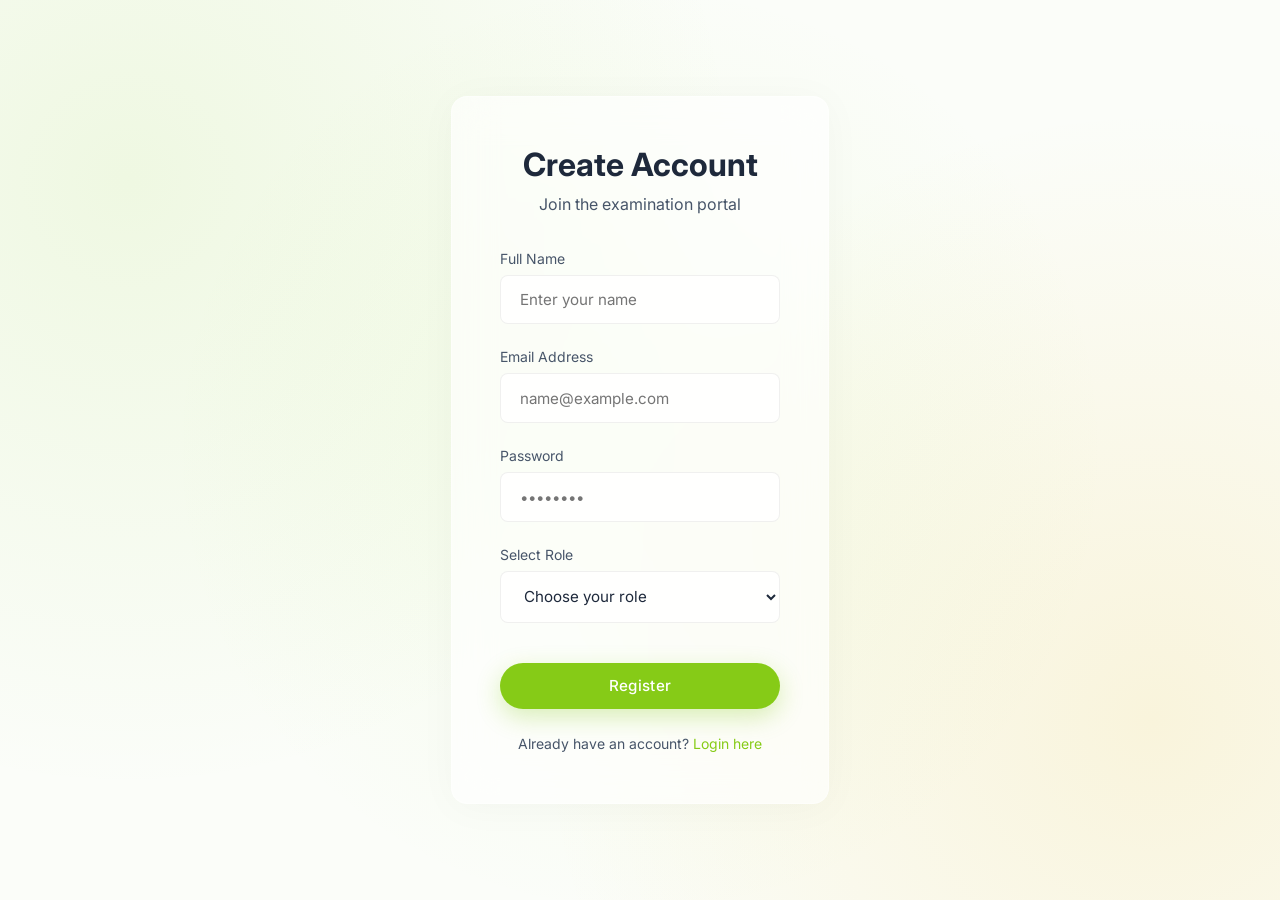
<file: register.html>
<!DOCTYPE html>
<html lang="en">

<head>
    <meta charset="UTF-8">
    <meta name="viewport" content="width=device-width, initial-scale=1.0">
    <title>Register - Online Subject Examination</title>
    <link rel="stylesheet" href="index.css?v=6">
    <link href="https://fonts.googleapis.com/css2?family=Inter:wght@400;600;700;800&display=swap" rel="stylesheet">
</head>

<body>
    <div class="container" style="display: flex; justify-content: center; align-items: center; min-height: 100vh;">
        <div class="glass auth-card">
            <h2 style="font-size: 2rem; margin-bottom: 0.5rem; text-align: center;">Create Account</h2>
            <p style="text-align: center; margin-bottom: 2rem;">Join the examination portal</p>

            <form id="registerForm">
                <div class="form-group">
                    <label for="name">Full Name</label>
                    <input type="text" id="name" class="form-control" placeholder="Enter your name" required>
                </div>
                <div class="form-group">
                    <label for="email">Email Address</label>
                    <input type="email" id="email" class="form-control" placeholder="name@example.com" required>
                </div>
                <div class="form-group">
                    <label for="password">Password</label>
                    <input type="password" id="password" class="form-control" placeholder="••••••••" required>
                </div>
                <div class="form-group">
                    <label for="role">Select Role</label>
                    <select id="role" class="form-control" required>
                        <option value="" disabled selected>Choose your role</option>
                        <option value="admin">System Administrator</option>
                        <option value="teacher">STEM (Teacher)</option>
                        <option value="student">ASA (Student)</option>
                    </select>
                </div>
                <button type="submit" class="btn btn-primary" style="width: 100%; margin-top: 1rem;">Register</button>
            </form>

            <p style="text-align: center; margin-top: 1.5rem; font-size: 0.875rem;">
                Already have an account? <a href="login.html"
                    style="color: var(--primary); text-decoration: none;">Login here</a>
            </p>
        </div>
    </div>

    <script>
        document.getElementById('registerForm').addEventListener('submit', (e) => {
            e.preventDefault();
            const role = document.getElementById('role').value;
            const userData = {
                name: document.getElementById('name').value,
                email: document.getElementById('email').value,
                password: document.getElementById('password').value,
                role: role,
                course: role === 'admin' ? 'ADMIN' : (role === 'teacher' ? 'STEM' : 'ASA')
            };

            const users = JSON.parse(localStorage.getItem('users') || '[]');
            if (users.find(u => u.email === userData.email)) {
                alert('Email already registered!');
                return;
            }

            users.push(userData);
            localStorage.setItem('users', JSON.stringify(users));
            alert('Registration successful! Please login.');
            window.location.href = 'login.html';
        });
    </script>
</body>

</html>
</file>
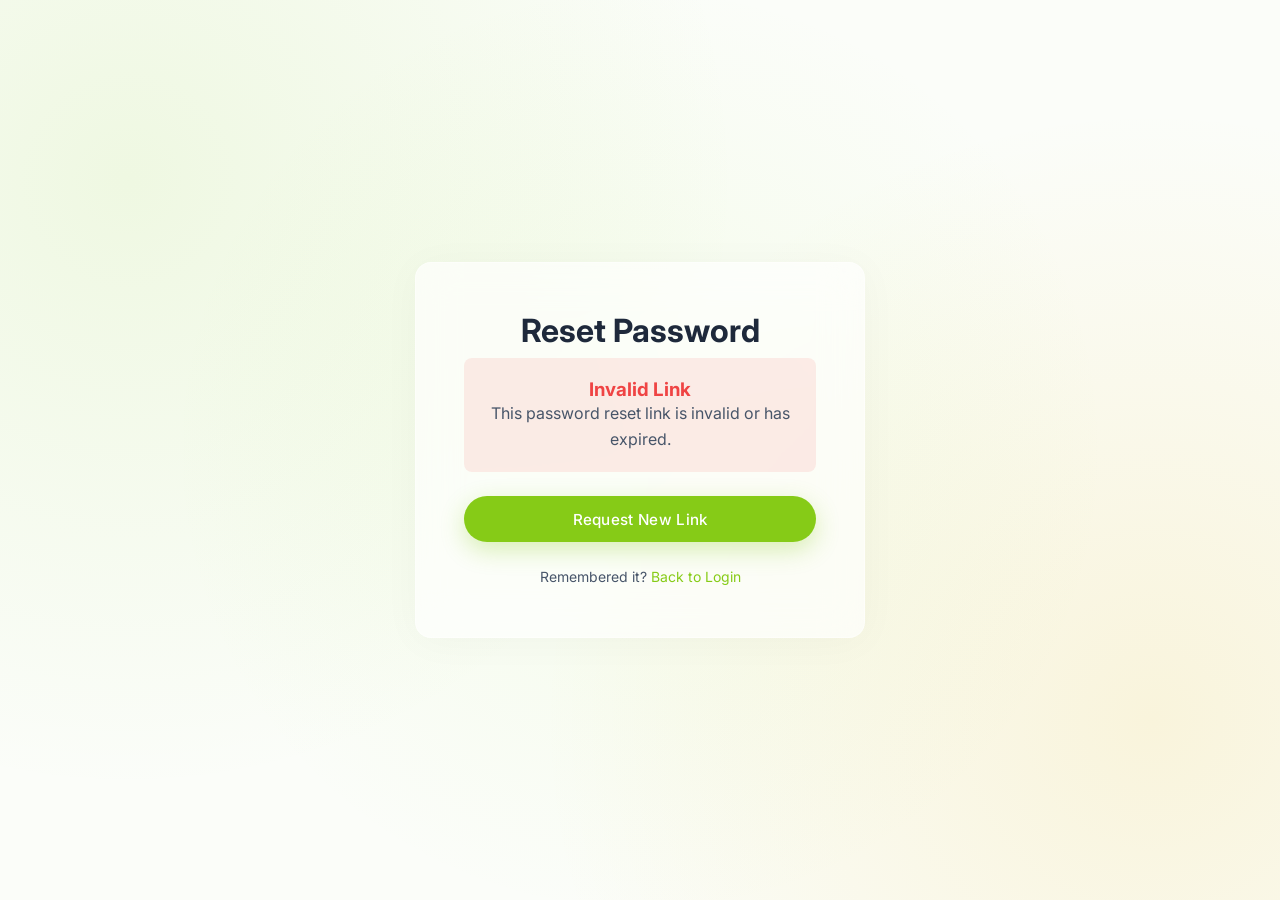
<file: reset_password.html>
<!DOCTYPE html>
<html lang="en">

<head>
    <meta charset="UTF-8">
    <meta name="viewport" content="width=device-width, initial-scale=1.0">
    <title>Reset Password - Online Subject Examination</title>
    <link rel="stylesheet" href="index.css?v=6">
    <link href="https://fonts.googleapis.com/css2?family=Inter:wght@400;600;700;800&display=swap" rel="stylesheet">
</head>

<body>
    <div class="container" style="display: flex; justify-content: center; align-items: center; min-height: 100vh;">
        <div class="glass auth-card" id="resetCard">
            <h2 style="font-size: 2rem; margin-bottom: 0.5rem; text-align: center;">Reset Password</h2>
            <p id="userEmail" style="text-align: center; margin-bottom: 2rem; font-weight: bold;"></p>

            <form id="resetForm">
                <div class="form-group">
                    <label for="newPassword">New Password</label>
                    <input type="password" id="newPassword" class="form-control" placeholder="••••••••" required
                        minlength="6">
                </div>
                <div class="form-group">
                    <label for="confirmPassword">Confirm Password</label>
                    <input type="password" id="confirmPassword" class="form-control" placeholder="••••••••" required
                        minlength="6">
                </div>
                <button type="submit" class="btn btn-primary" style="width: 100%; margin-top: 1rem;">Update
                    Password</button>
            </form>

            <div id="errorView" style="display: none; text-align: center;">
                <div
                    style="background-color: rgba(239, 68, 68, 0.1); color: var(--error); padding: 20px; border-radius: 8px; margin-bottom: 1.5rem;">
                    <h3 id="errorTitle">Invalid Link</h3>
                    <p id="errorMsg">This password reset link is invalid or has expired.</p>
                </div>
                <a href="forgot_password.html" class="btn btn-primary"
                    style="width: 100%; text-decoration: none; display: inline-block;">Request New Link</a>
            </div>

            <p style="text-align: center; margin-top: 1.5rem; font-size: 0.875rem;">
                Remembered it? <a href="login.html" style="color: var(--primary); text-decoration: none;">Back to
                    Login</a>
            </p>
        </div>
    </div>

    <script>
        const urlParams = new URLSearchParams(window.location.search);
        const token = urlParams.get('token');

        const resetForm = document.getElementById('resetForm');
        const errorView = document.getElementById('errorView');
        const userEmailText = document.getElementById('userEmail');
        const errorTitle = document.getElementById('errorTitle');
        const errorMsg = document.getElementById('errorMsg');

        // Validate Token
        const resetTokens = JSON.parse(localStorage.getItem('passwordResetTokens') || '{}');
        const tokenData = resetTokens[token];

        let isValid = false;
        let email = '';

        if (tokenData) {
            if (Date.now() < tokenData.expiry) {
                isValid = true;
                email = tokenData.email;
                userEmailText.innerText = `Resetting password for: ${email}`;
            } else {
                errorTitle.innerText = "Link Expired";
                errorMsg.innerText = "This reset link expired after 15 minutes. Please request a new one.";
            }
        }

        if (!isValid) {
            resetForm.style.display = 'none';
            userEmailText.style.display = 'none';
            errorView.style.display = 'block';
        }

        resetForm.addEventListener('submit', (e) => {
            e.preventDefault();
            const newPassword = document.getElementById('newPassword').value;
            const confirmPassword = document.getElementById('confirmPassword').value;

            if (newPassword !== confirmPassword) {
                alert('Passwords do not match!');
                return;
            }

            const users = JSON.parse(localStorage.getItem('users') || '[]');
            const userIndex = users.findIndex(u => u.email === email);

            if (userIndex !== -1) {
                // Update password
                users[userIndex].password = newPassword;
                localStorage.setItem('users', JSON.stringify(users));

                // Invalidate the token after use
                delete resetTokens[token];
                localStorage.setItem('passwordResetTokens', JSON.stringify(resetTokens));

                alert('Password updated successfully!');
                window.location.href = 'login.html';
            } else {
                alert('Error: User not found!');
                window.location.href = 'login.html';
            }
        });
    </script>
</body>

</html>
</file>
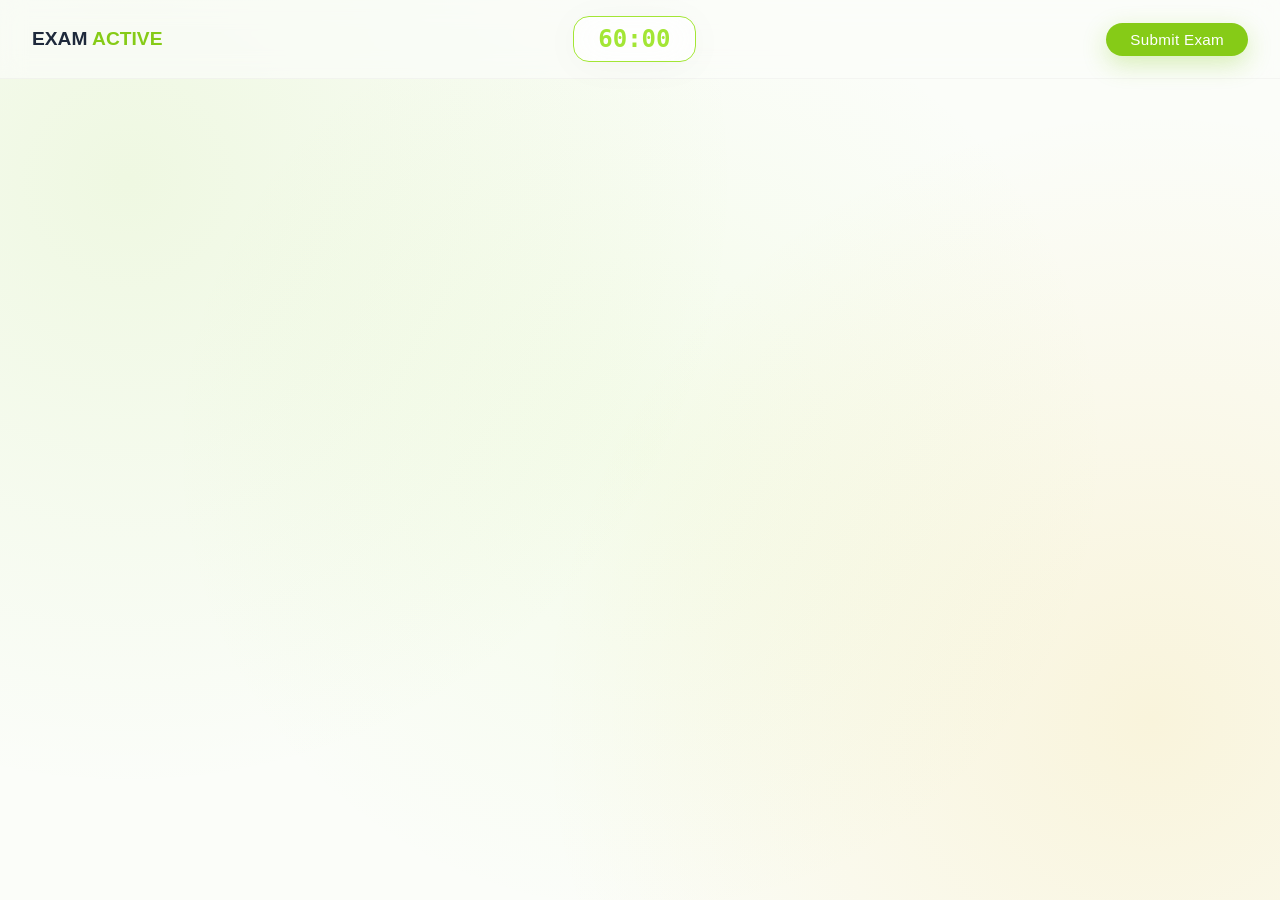
<file: test.html>
<!DOCTYPE html>
<html lang="en">

<head>
    <meta charset="UTF-8">
    <meta name="viewport" content="width=device-width, initial-scale=1.0">
    <title>Exam in Progress - Online Subject Examination</title>
    <link rel="stylesheet" href="index.css?v=6">
</head>

<body style="padding-top: 80px;">
    <nav
        style="position: fixed; top: 0; width: 100%; display: flex; justify-content: space-between; align-items: center; padding: 1rem 2rem;">
        <div style="font-weight: 800; font-size: 1.2rem;">EXAM <span style="color: var(--primary);">ACTIVE</span></div>
        <div id="timer" class="glass"
            style="padding: 0.5rem 1.5rem; font-family: monospace; font-size: 1.5rem; color: var(--accent-orange); font-weight: bold; border-color: var(--accent-orange);">
            60:00
        </div>
        <button onclick="manualSubmit()" class="btn btn-primary" style="padding: 0.5rem 1.5rem;">Submit Exam</button>
    </nav>

    <main class="container">
        <div id="examContainer" style="max-width: 900px; margin: 0 auto;">
            <!-- Questions injected here -->
        </div>
    </main>

    <script>
        const user = JSON.parse(localStorage.getItem('currentUser')) || { role: 'student' };
        const relevantCategory = user.role === 'teacher' ? 'STEM' : 'ASA';
        const allQuestions = JSON.parse(localStorage.getItem('questions') || '[]');
        let questions = allQuestions.filter(q => q.category === relevantCategory);

        let timeLeft = 3600; // 60 minutes
        let timerInterval;

        function startTimer() {
            timerInterval = setInterval(() => {
                timeLeft--;
                const minutes = Math.floor(timeLeft / 60);
                const seconds = timeLeft % 60;
                document.getElementById('timer').textContent =
                    `${minutes.toString().padStart(2, '0')}:${seconds.toString().padStart(2, '0')}`;

                if (timeLeft <= 0) {
                    clearInterval(timerInterval);
                    autoSubmit();
                }
            }, 1000);
        }

        function renderQuestions() {
            const container = document.getElementById('examContainer');
            container.innerHTML = questions.map((q, index) => `
                <div class="glass" style="padding: 2rem; margin-bottom: 2rem;">
                    <h3 style="margin-bottom: 1.5rem;">Question ${index + 1}</h3>
                    <p style="font-size: 1.1rem; margin-bottom: 1.5rem; color: var(--text-primary);">${q.text}</p>
                    <div style="display: grid; gap: 1rem;">
                        ${q.type === 'mcq' ? renderMCQ(q, index) : renderBoolean(q, index)}
                    </div>
                </div>
            `).join('');
        }

        function renderMCQ(q, idx) {
            return Object.entries(q.options).map(([key, val]) => `
                <label class="glass" style="display: flex; align-items: center; padding: 1rem; cursor: pointer; border-radius: 12px; transition: var(--transition);">
                    <input type="radio" name="q${idx}" value="${key}" style="margin-right: 1rem; width: 20px; height: 20px;">
                    ${val}
                </label>
            `).join('');
        }

        function renderBoolean(q, idx) {
            return ['Yes', 'No'].map(val => `
                <label class="glass" style="display: flex; align-items: center; padding: 1rem; cursor: pointer; border-radius: 12px; transition: var(--transition);">
                    <input type="radio" name="q${idx}" value="${val}" style="margin-right: 1rem; width: 20px; height: 20px;">
                    ${val}
                </label>
            `).join('');
        }

        function collectAnswers() {
            const answers = [];
            questions.forEach((q, idx) => {
                const selected = document.querySelector(`input[name="q${idx}"]:checked`);
                answers.push({
                    id: q.id,
                    selected: selected ? selected.value : null,
                    correct: q.correct
                });
            });
            return answers;
        }

        function autoSubmit() {
            alert('Time is up! Your answers are being submitted.');
            submitFlow();
        }

        function manualSubmit() {
            if (confirm('Are you sure you want to submit your exam now?')) {
                submitFlow();
            }
        }

        function submitFlow() {
            const finalAnswers = collectAnswers();
            let score = 0;
            finalAnswers.forEach(ans => {
                if (ans.selected === ans.correct) score++;
            });

            const result = {
                studentName: JSON.parse(localStorage.getItem('currentUser')).name,
                course: JSON.parse(localStorage.getItem('currentUser')).course,
                total: questions.length,
                score: score,
                percentage: ((score / questions.length) * 100).toFixed(1),
                date: new Date().toLocaleDateString()
            };

            localStorage.setItem('lastResult', JSON.stringify(result));

            // Log to global results for admin
            const allResults = JSON.parse(localStorage.getItem('allResults') || '[]');
            allResults.push(result);
            localStorage.setItem('allResults', JSON.stringify(allResults));

            window.location.href = 'result.html';
        }

        window.onload = () => {
            renderQuestions();
            startTimer();
        };
    </script>
</body>

</html>
</file>
<file: index.css>
:root {
  --primary: #86cb17;
  /* Elegant Lemon Green */
  --primary-hover: #75b314;
  --bg-dark: #fbfdf9;
  /* Ultra light, warm greenish ivory */
  --glass-bg: rgba(255, 255, 255, 0.65);
  --glass-border: rgba(255, 255, 255, 0.4);
  --text-primary: #1e293b;
  /* Deep Slate */
  --text-secondary: #475569;
  /* Elegant muted slate */
  --accent-blue: #eab308;
  /* Bright Yellow */
  --accent-orange: #a3e635;
  /* Crisp Lemon */
  --success: #22c55e;
  --error: #ef4444;
  --transition: all 0.4s cubic-bezier(0.16, 1, 0.3, 1);
}

* {
  margin: 0;
  padding: 0;
  box-sizing: border-box;
  font-family: 'Inter', -apple-system, BlinkMacSystemFont, "Segoe UI", Roboto, Helvetica, Arial, sans-serif;
}

body {
  background-color: var(--bg-dark);
  background-image:
    radial-gradient(circle at 10% 20%, rgba(132, 204, 22, 0.1) 0%, transparent 45%),
    radial-gradient(circle at 90% 80%, rgba(234, 179, 8, 0.12) 0%, transparent 45%),
    radial-gradient(circle at 50% 50%, rgba(163, 230, 53, 0.08) 0%, transparent 60%);
  color: var(--text-primary);
  min-height: 100vh;
  display: flex;
  flex-direction: column;
  overflow-x: hidden;
}

.container {
  max-width: 1200px;
  margin: 0 auto;
  padding: 2rem;
  width: 100%;
}

/* Glassmorphism */
.glass {
  background: var(--glass-bg);
  backdrop-filter: blur(20px);
  -webkit-backdrop-filter: blur(20px);
  border: 1px solid var(--glass-border);
  border-radius: 16px;
  box-shadow: 0 4px 40px rgba(0, 0, 0, 0.03);
}

/* Typography */
h1 {
  font-size: 3.8rem;
  font-weight: 700;
  color: var(--text-primary);
  letter-spacing: -0.02em;
  margin-bottom: 1.5rem;
  line-height: 1.15;
}

p {
  color: var(--text-secondary);
  line-height: 1.6;
}

/* Buttons */
.btn {
  padding: 0.85rem 2.5rem;
  border-radius: 999px;
  /* Classy pill shape */
  font-weight: 500;
  letter-spacing: 0.02em;
  cursor: pointer;
  transition: var(--transition);
  text-decoration: none;
  display: inline-flex;
  align-items: center;
  justify-content: center;
  gap: 0.5rem;
  border: none;
  font-size: 0.95rem;
}

.btn-primary {
  background: var(--primary);
  color: white;
  box-shadow: 0 8px 25px rgba(134, 203, 23, 0.3);
}

.btn-primary:hover {
  background: var(--primary-hover);
  transform: translateY(-2px);
  box-shadow: 0 12px 30px rgba(134, 203, 23, 0.4);
}

.btn-outline {
  background: transparent;
  border: 1px solid rgba(0, 0, 0, 0.1);
  color: var(--text-primary);
}

.btn-outline:hover {
  background: rgba(0, 0, 0, 0.02);
  border-color: rgba(0, 0, 0, 0.2);
  transform: translateY(-2px);
}

/* Navbar */
nav {
  display: flex;
  justify-content: space-between;
  align-items: center;
  padding: 1.5rem 3rem;
  position: sticky;
  top: 0;
  z-index: 100;
  background: rgba(251, 253, 249, 0.7);
  backdrop-filter: blur(12px);
  border-bottom: 1px solid rgba(0, 0, 0, 0.03);
}

.logo-group {
  display: flex;
  gap: 1.5rem;
  align-items: center;
}

.logo-img {
  height: 48px;
  width: auto;
  object-fit: contain;
  filter: drop-shadow(0 0 8px rgba(0, 0, 0, 0.1));
}

/* Hero Section */
.hero {
  text-align: center;
  padding: 6rem 0;
  animation: fadeIn 1s ease-out;
}

@keyframes fadeIn {
  from {
    opacity: 0;
    transform: translateY(20px);
  }

  to {
    opacity: 1;
    transform: translateY(0);
  }
}

.stats-grid {
  display: grid;
  grid-template-columns: repeat(auto-fit, minmax(200px, 1fr));
  gap: 1.5rem;
  margin: 3rem 0;
}

.stat-card {
  padding: 2rem;
  text-align: center;
  transition: var(--transition);
}

.stat-card:hover {
  transform: translateY(-4px);
  box-shadow: 0 15px 35px rgba(0, 0, 0, 0.05);
  border-color: rgba(134, 203, 23, 0.3);
}

.stat-value {
  display: block;
  font-size: 2rem;
  font-weight: 700;
  color: var(--accent-blue);
  margin-bottom: 0.5rem;
}

.stat-label {
  color: var(--text-secondary);
  font-size: 0.875rem;
  text-transform: uppercase;
  letter-spacing: 0.05em;
}

/* Form Styles */
.auth-card {
  max-width: 450px;
  margin: 4rem auto;
  padding: 3rem;
}

.form-group {
  margin-bottom: 1.5rem;
}

.form-group label {
  display: block;
  margin-bottom: 0.5rem;
  color: var(--text-secondary);
  font-size: 0.875rem;
}

.form-control {
  width: 100%;
  padding: 0.9rem 1.2rem;
  background: rgba(255, 255, 255, 0.8);
  border: 1px solid rgba(0, 0, 0, 0.06);
  border-radius: 8px;
  /* Elegant subtle radius */
  color: var(--text-primary);
  transition: var(--transition);
  font-size: 0.95rem;
}

.form-control:focus {
  outline: none;
  border-color: var(--primary);
  background: white;
  box-shadow: 0 0 0 4px rgba(132, 204, 22, 0.15);
}

select.form-control option {
  background: white;
  color: var(--text-primary);
}

/* Animations */
.pulse {
  animation: pulse 2s infinite;
}

@keyframes pulse {
  0% {
    opacity: 0.6;
  }

  50% {
    opacity: 1;
  }

  100% {
    opacity: 0.6;
  }
}
</file>
